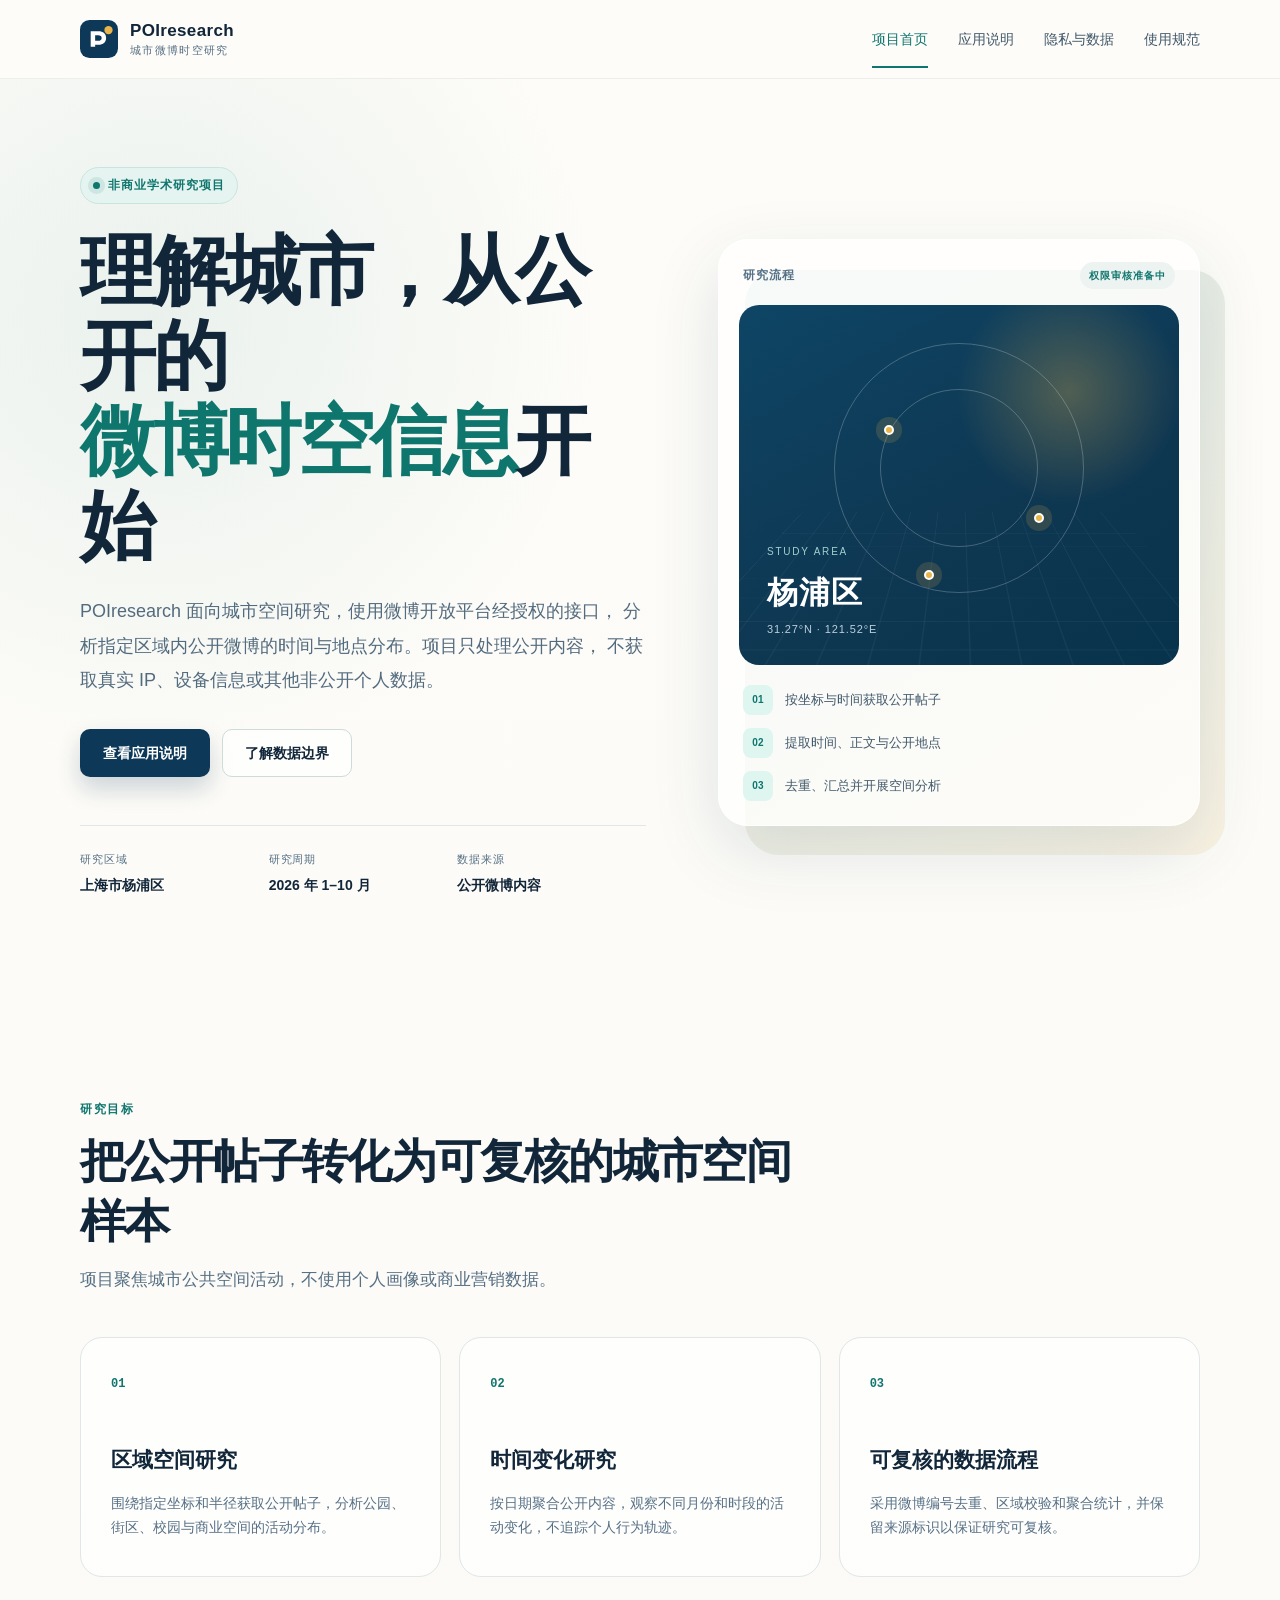
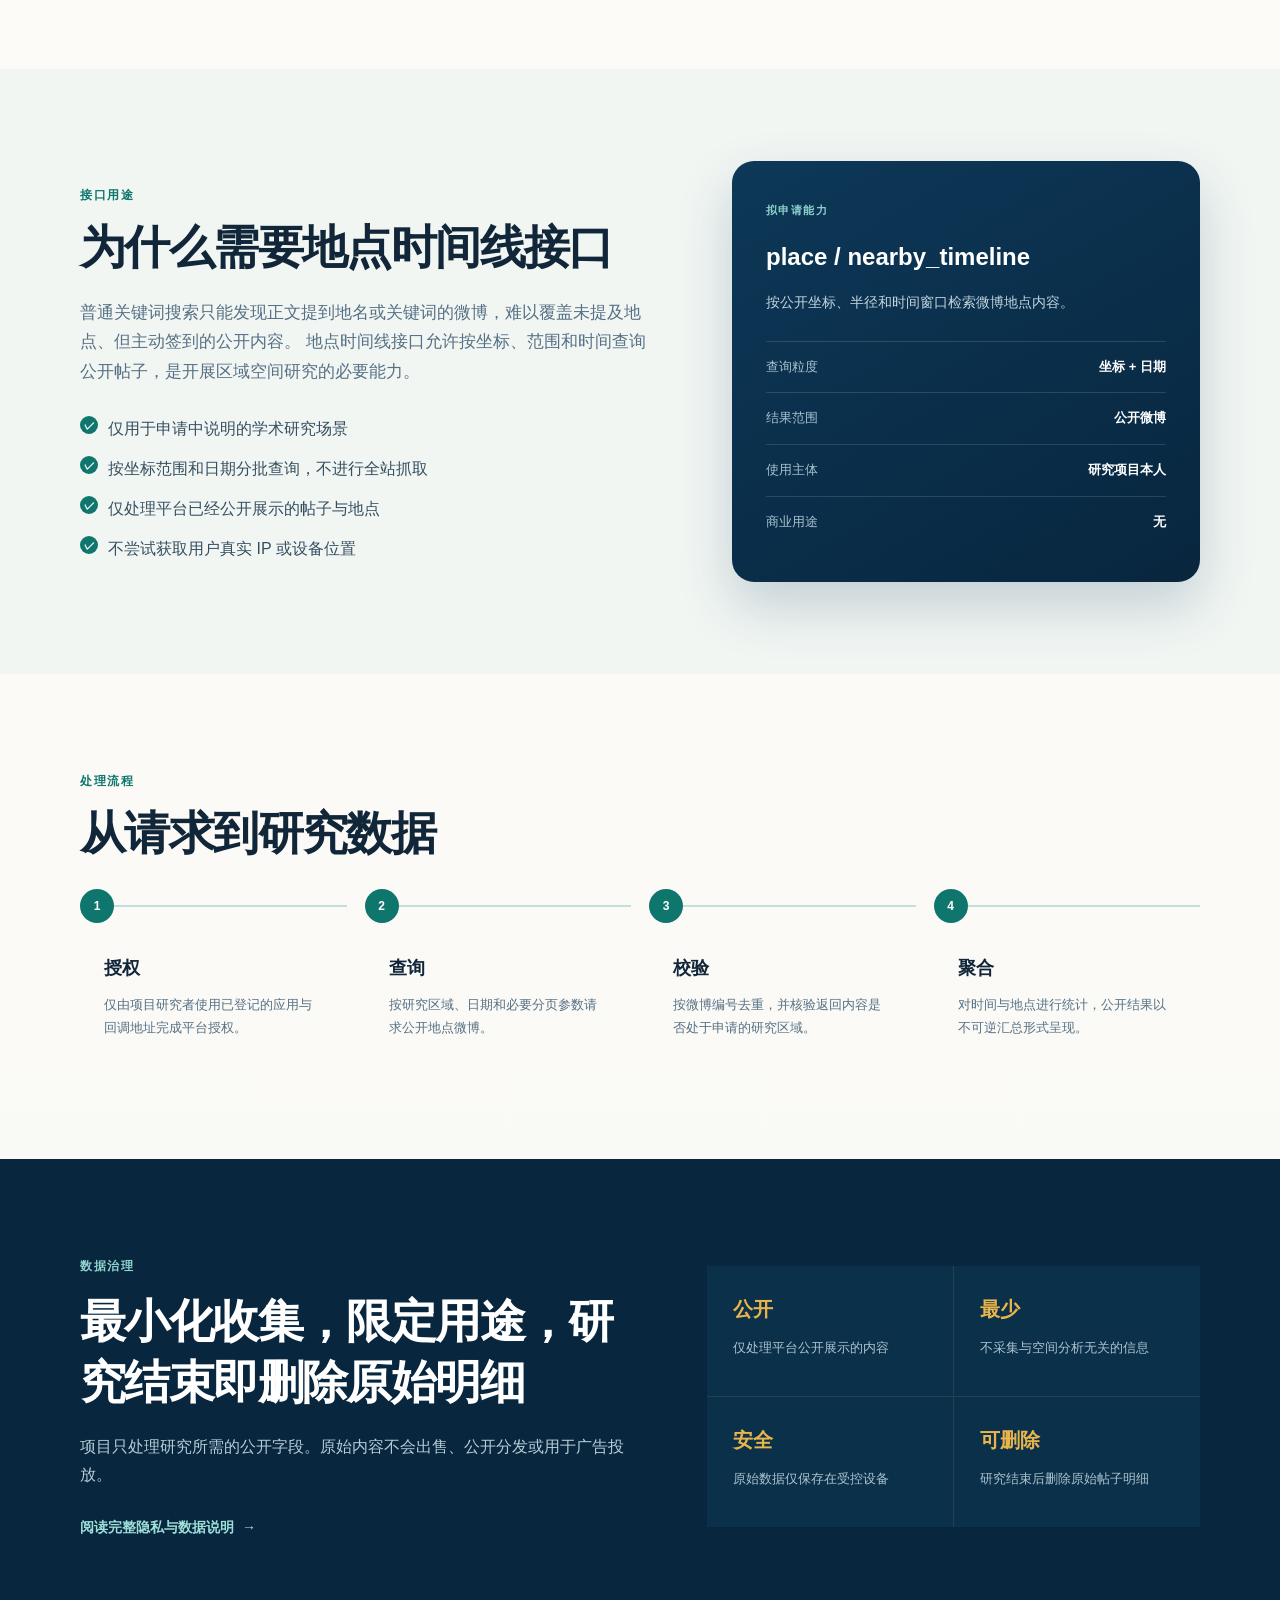
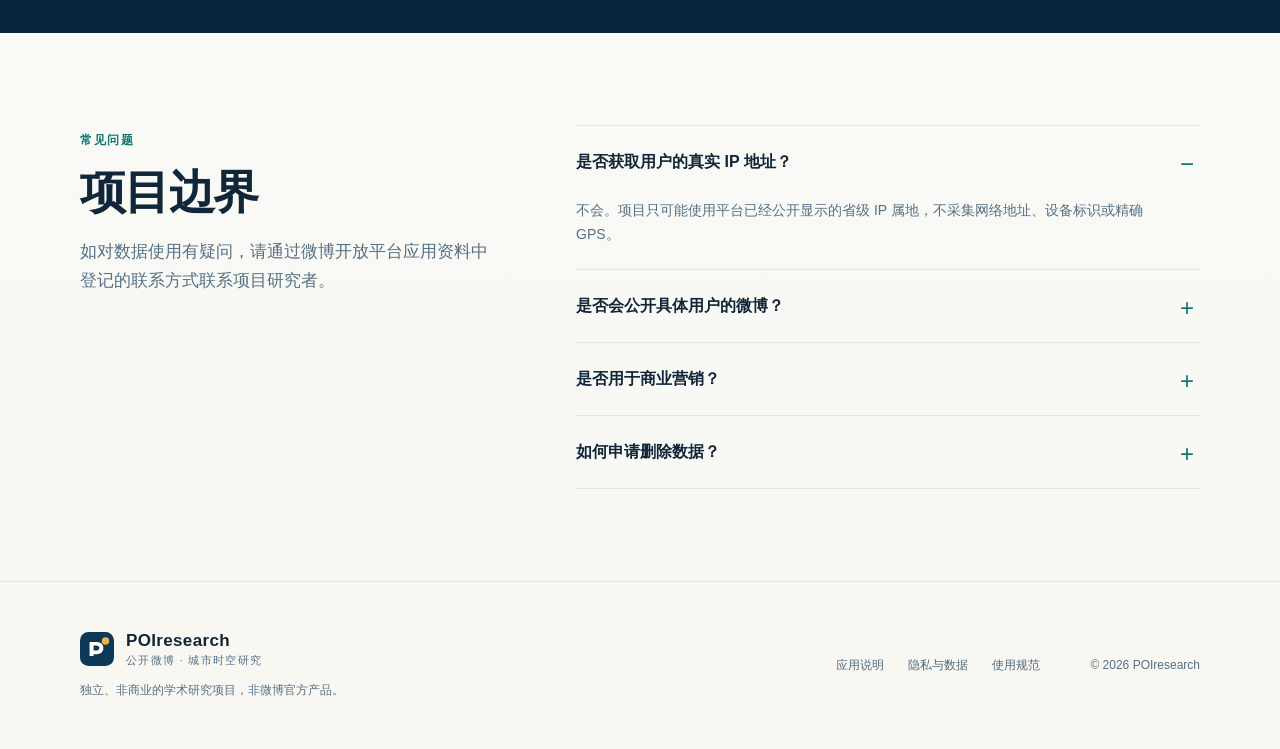
<file: index.html>
<!doctype html>
<html lang="zh-CN">
<head>
  <meta charset="utf-8">
  <meta name="viewport" content="width=device-width, initial-scale=1">
  <meta name="description" content="POIresearch 是一个面向城市研究的公开微博时空数据分析项目。">
  <meta http-equiv="Content-Security-Policy" content="default-src 'self'; style-src 'self'; script-src 'self'; img-src 'self' data:; connect-src 'none'; base-uri 'none'; form-action 'none'">
  <title>POIresearch｜城市微博时空研究</title>
  <link rel="icon" href="assets/favicon.svg" type="image/svg+xml">
  <link rel="stylesheet" href="assets/styles.css">
  <script src="assets/site.js" defer></script>
</head>
<body>
  <a class="skip-link" href="#main">跳到主要内容</a>
  <header class="site-header">
    <div class="container nav-wrap">
      <a class="brand" href="index.html" aria-label="POIresearch 首页">
        <img src="assets/favicon.svg" alt="" width="38" height="38">
        <span><strong>POIresearch</strong><small>城市微博时空研究</small></span>
      </a>
      <button class="nav-toggle" type="button" aria-expanded="false" aria-controls="site-nav">
        <span></span><span></span><span></span><span class="sr-only">打开导航</span>
      </button>
      <nav id="site-nav" class="site-nav" aria-label="主要导航">
        <a class="active" href="index.html">项目首页</a>
        <a href="docs.html">应用说明</a>
        <a href="privacy.html">隐私与数据</a>
        <a href="terms.html">使用规范</a>
      </nav>
    </div>
  </header>

  <main id="main">
    <section class="hero">
      <div class="container hero-grid">
        <div class="hero-copy">
          <span class="eyebrow"><span class="pulse"></span>非商业学术研究项目</span>
          <h1>理解城市，从公开的<br><em>微博时空信息</em>开始</h1>
          <p class="hero-lead">
            POIresearch 面向城市空间研究，使用微博开放平台经授权的接口，
            分析指定区域内公开微博的时间与地点分布。项目只处理公开内容，
            不获取真实 IP、设备信息或其他非公开个人数据。
          </p>
          <div class="actions">
            <a class="button primary" href="docs.html">查看应用说明</a>
            <a class="button secondary" href="privacy.html">了解数据边界</a>
          </div>
          <dl class="hero-facts">
            <div><dt>研究区域</dt><dd>上海市杨浦区</dd></div>
            <div><dt>研究周期</dt><dd>2026 年 1–10 月</dd></div>
            <div><dt>数据来源</dt><dd>公开微博内容</dd></div>
          </dl>
        </div>
        <div class="hero-panel" aria-label="研究处理流程概览">
          <div class="panel-top">
            <span>研究流程</span>
            <span class="status-chip">权限审核准备中</span>
          </div>
          <div class="map-orbit" aria-hidden="true">
            <span class="map-grid"></span>
            <span class="orbit orbit-a"></span>
            <span class="orbit orbit-b"></span>
            <span class="pin pin-a"></span>
            <span class="pin pin-b"></span>
            <span class="pin pin-c"></span>
            <div class="map-label">
              <small>STUDY AREA</small>
              <strong>杨浦区</strong>
              <span>31.27°N · 121.52°E</span>
            </div>
          </div>
          <ol class="mini-flow">
            <li><span>01</span>按坐标与时间获取公开帖子</li>
            <li><span>02</span>提取时间、正文与公开地点</li>
            <li><span>03</span>去重、汇总并开展空间分析</li>
          </ol>
        </div>
      </div>
    </section>

    <section class="section">
      <div class="container">
        <div class="section-heading">
          <span class="kicker">研究目标</span>
          <h2>把公开帖子转化为可复核的城市空间样本</h2>
          <p>项目聚焦城市公共空间活动，不使用个人画像或商业营销数据。</p>
        </div>
        <div class="cards three">
          <article class="card">
            <span class="card-number">01</span>
            <h3>区域空间研究</h3>
            <p>围绕指定坐标和半径获取公开帖子，分析公园、街区、校园与商业空间的活动分布。</p>
          </article>
          <article class="card">
            <span class="card-number">02</span>
            <h3>时间变化研究</h3>
            <p>按日期聚合公开内容，观察不同月份和时段的活动变化，不追踪个人行为轨迹。</p>
          </article>
          <article class="card">
            <span class="card-number">03</span>
            <h3>可复核的数据流程</h3>
            <p>采用微博编号去重、区域校验和聚合统计，并保留来源标识以保证研究可复核。</p>
          </article>
        </div>
      </div>
    </section>

    <section class="section tinted">
      <div class="container split">
        <div>
          <span class="kicker">接口用途</span>
          <h2>为什么需要地点时间线接口</h2>
          <p class="body-large">
            普通关键词搜索只能发现正文提到地名或关键词的微博，难以覆盖未提及地点、但主动签到的公开内容。
            地点时间线接口允许按坐标、范围和时间查询公开帖子，是开展区域空间研究的必要能力。
          </p>
          <ul class="check-list">
            <li>仅用于申请中说明的学术研究场景</li>
            <li>按坐标范围和日期分批查询，不进行全站抓取</li>
            <li>仅处理平台已经公开展示的帖子与地点</li>
            <li>不尝试获取用户真实 IP 或设备位置</li>
          </ul>
        </div>
        <aside class="scope-card">
          <span class="scope-label">拟申请能力</span>
          <h3>place / nearby_timeline</h3>
          <p>按公开坐标、半径和时间窗口检索微博地点内容。</p>
          <div class="scope-row"><span>查询粒度</span><strong>坐标 + 日期</strong></div>
          <div class="scope-row"><span>结果范围</span><strong>公开微博</strong></div>
          <div class="scope-row"><span>使用主体</span><strong>研究项目本人</strong></div>
          <div class="scope-row"><span>商业用途</span><strong>无</strong></div>
        </aside>
      </div>
    </section>

    <section class="section">
      <div class="container">
        <div class="section-heading">
          <span class="kicker">处理流程</span>
          <h2>从请求到研究数据</h2>
        </div>
        <ol class="process">
          <li><span>1</span><div><h3>授权</h3><p>仅由项目研究者使用已登记的应用与回调地址完成平台授权。</p></div></li>
          <li><span>2</span><div><h3>查询</h3><p>按研究区域、日期和必要分页参数请求公开地点微博。</p></div></li>
          <li><span>3</span><div><h3>校验</h3><p>按微博编号去重，并核验返回内容是否处于申请的研究区域。</p></div></li>
          <li><span>4</span><div><h3>聚合</h3><p>对时间与地点进行统计，公开结果以不可逆汇总形式呈现。</p></div></li>
        </ol>
      </div>
    </section>

    <section class="section governance">
      <div class="container governance-grid">
        <div>
          <span class="kicker light">数据治理</span>
          <h2>最小化收集，限定用途，研究结束即删除原始明细</h2>
          <p>项目只处理研究所需的公开字段。原始内容不会出售、公开分发或用于广告投放。</p>
          <a class="text-link light" href="privacy.html">阅读完整隐私与数据说明 <span>→</span></a>
        </div>
        <div class="governance-list">
          <div><strong>公开</strong><span>仅处理平台公开展示的内容</span></div>
          <div><strong>最少</strong><span>不采集与空间分析无关的信息</span></div>
          <div><strong>安全</strong><span>原始数据仅保存在受控设备</span></div>
          <div><strong>可删除</strong><span>研究结束后删除原始帖子明细</span></div>
        </div>
      </div>
    </section>

    <section class="section">
      <div class="container faq-grid">
        <div class="section-heading compact">
          <span class="kicker">常见问题</span>
          <h2>项目边界</h2>
          <p>如对数据使用有疑问，请通过微博开放平台应用资料中登记的联系方式联系项目研究者。</p>
        </div>
        <div class="accordion">
          <details open>
            <summary>是否获取用户的真实 IP 地址？</summary>
            <p>不会。项目只可能使用平台已经公开显示的省级 IP 属地，不采集网络地址、设备标识或精确 GPS。</p>
          </details>
          <details>
            <summary>是否会公开具体用户的微博？</summary>
            <p>不会。研究结果以区域、时间和主题的汇总统计为主，不公开个人主页或可重新识别的个案信息。</p>
          </details>
          <details>
            <summary>是否用于商业营销？</summary>
            <p>不会。项目不提供商业服务，不进行广告投放，不出售或交换任何数据。</p>
          </details>
          <details>
            <summary>如何申请删除数据？</summary>
            <p>数据主体可通过开放平台应用资料中的联系方式提出申请。核验后，项目会删除相关原始记录及其衍生明细。</p>
          </details>
        </div>
      </div>
    </section>
  </main>

  <footer class="site-footer">
    <div class="container footer-grid">
      <div>
        <a class="brand footer-brand" href="index.html">
          <img src="assets/favicon.svg" alt="" width="34" height="34">
          <span><strong>POIresearch</strong><small>公开微博 · 城市时空研究</small></span>
        </a>
        <p>独立、非商业的学术研究项目，非微博官方产品。</p>
      </div>
      <div class="footer-links">
        <a href="docs.html">应用说明</a>
        <a href="privacy.html">隐私与数据</a>
        <a href="terms.html">使用规范</a>
      </div>
      <p class="copyright">© <span data-year>2026</span> POIresearch</p>
    </div>
  </footer>
</body>
</html>
</file>
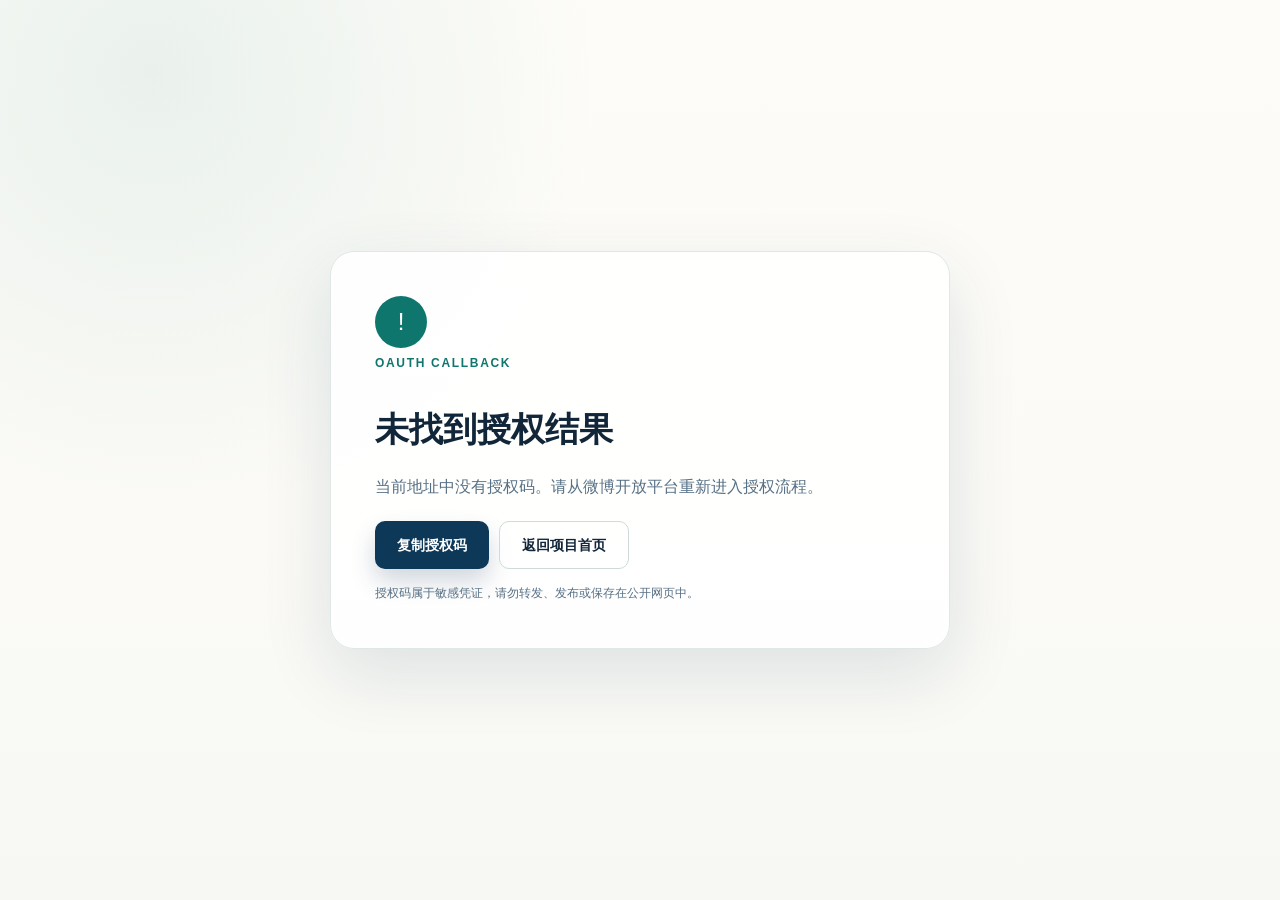
<file: callback/index.html>
<!doctype html>
<html lang="zh-CN">
<head>
  <meta charset="utf-8">
  <meta name="viewport" content="width=device-width, initial-scale=1">
  <meta name="robots" content="noindex,nofollow">
  <meta name="description" content="POIresearch 的微博开放平台授权回调页。">
  <meta http-equiv="Content-Security-Policy" content="default-src 'self'; style-src 'self'; script-src 'self'; img-src 'self' data:; connect-src 'none'; base-uri 'none'; form-action 'none'">
  <title>授权回调｜POIresearch</title>
  <link rel="icon" href="../assets/favicon.svg" type="image/svg+xml">
  <link rel="stylesheet" href="../assets/styles.css">
  <script src="../assets/callback.js" defer></script>
</head>
<body>
  <main class="callback-page">
    <section class="callback-card">
      <div class="callback-icon" id="callback-icon" aria-hidden="true">…</div>
      <span class="kicker">OAUTH CALLBACK</span>
      <h1 id="callback-title">正在读取授权结果</h1>
      <p id="callback-message">请稍候，本页面只在本机浏览器中检查微博开放平台返回的授权状态。</p>
      <div class="callback-result" id="callback-result" hidden>
        <strong>授权码</strong>
        <code id="callback-code"></code>
      </div>
      <div class="callback-actions">
        <button class="button primary" id="copy-button" type="button" hidden>复制授权码</button>
        <a class="button secondary" href="../index.html">返回项目首页</a>
      </div>
      <p class="callback-note" id="callback-status">授权码属于敏感凭证，请勿转发、发布或保存在公开网页中。</p>
    </section>
  </main>
</body>
</html>
</file>
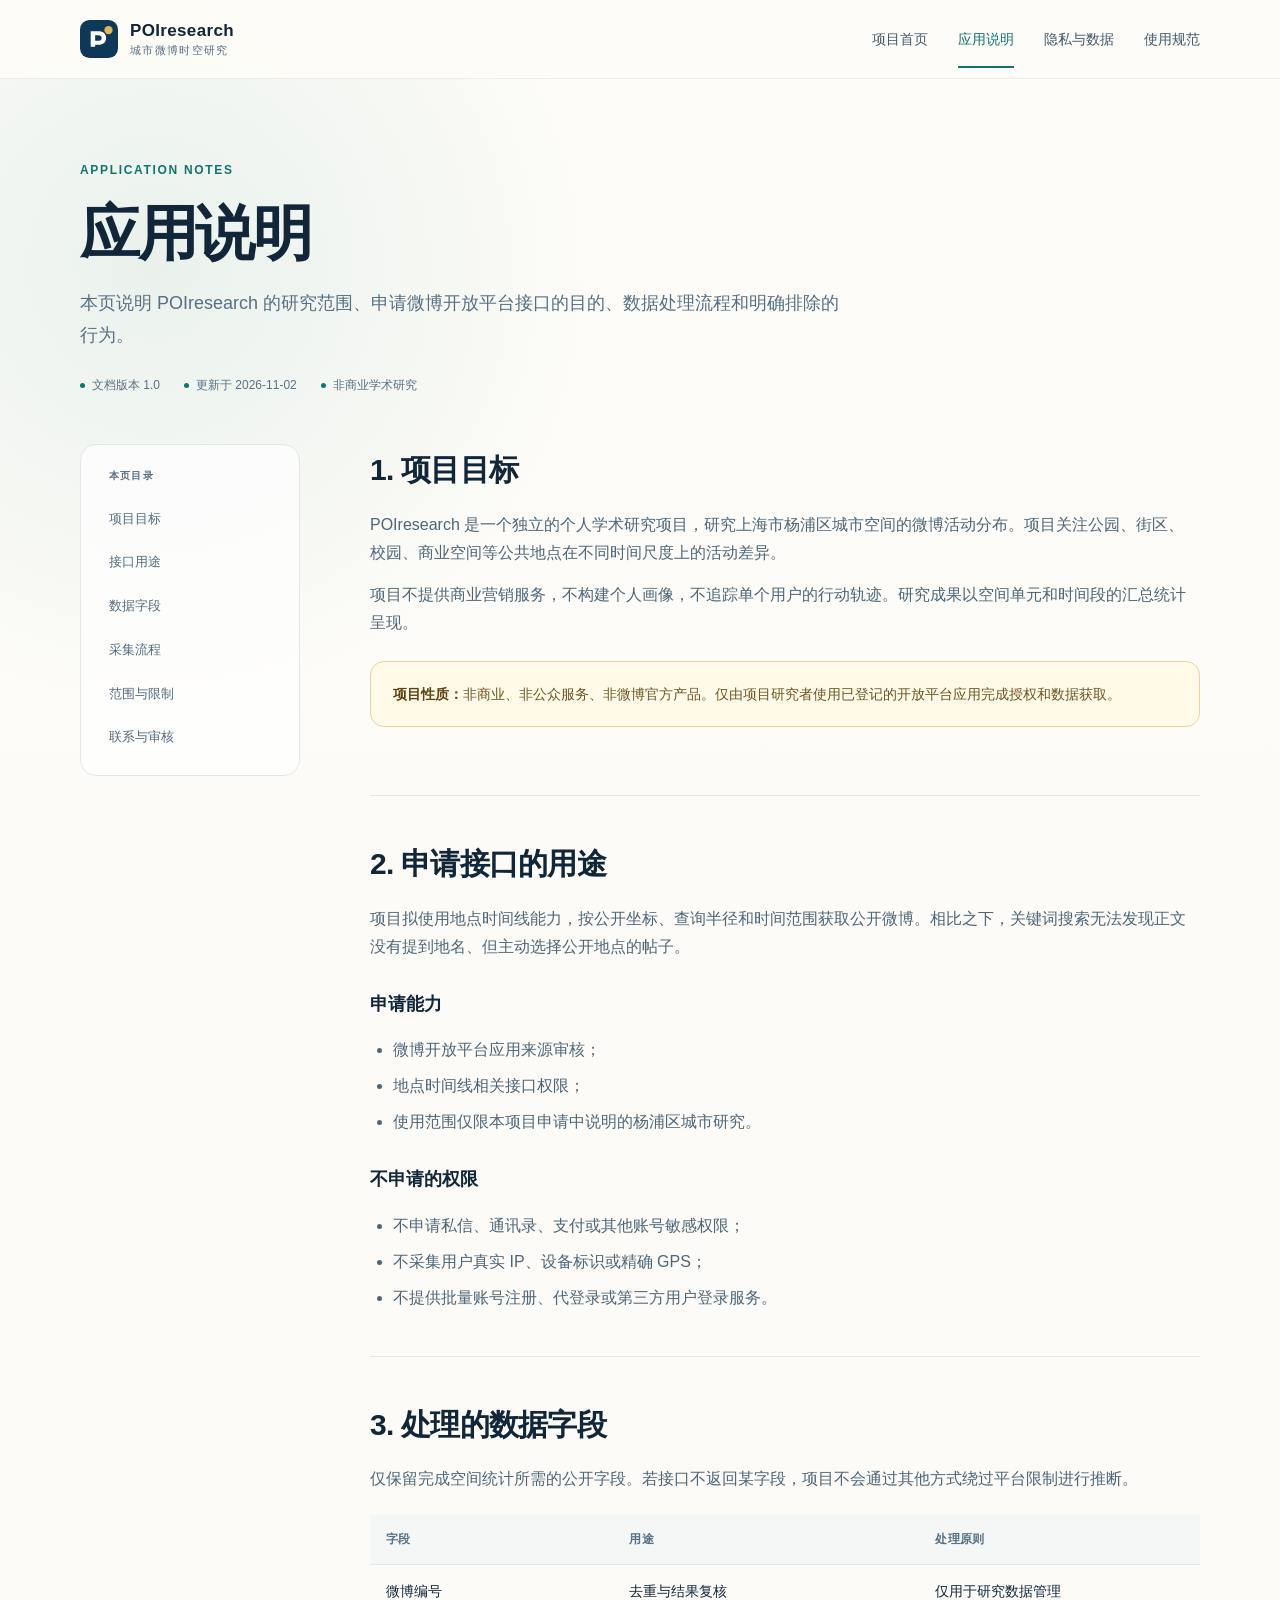
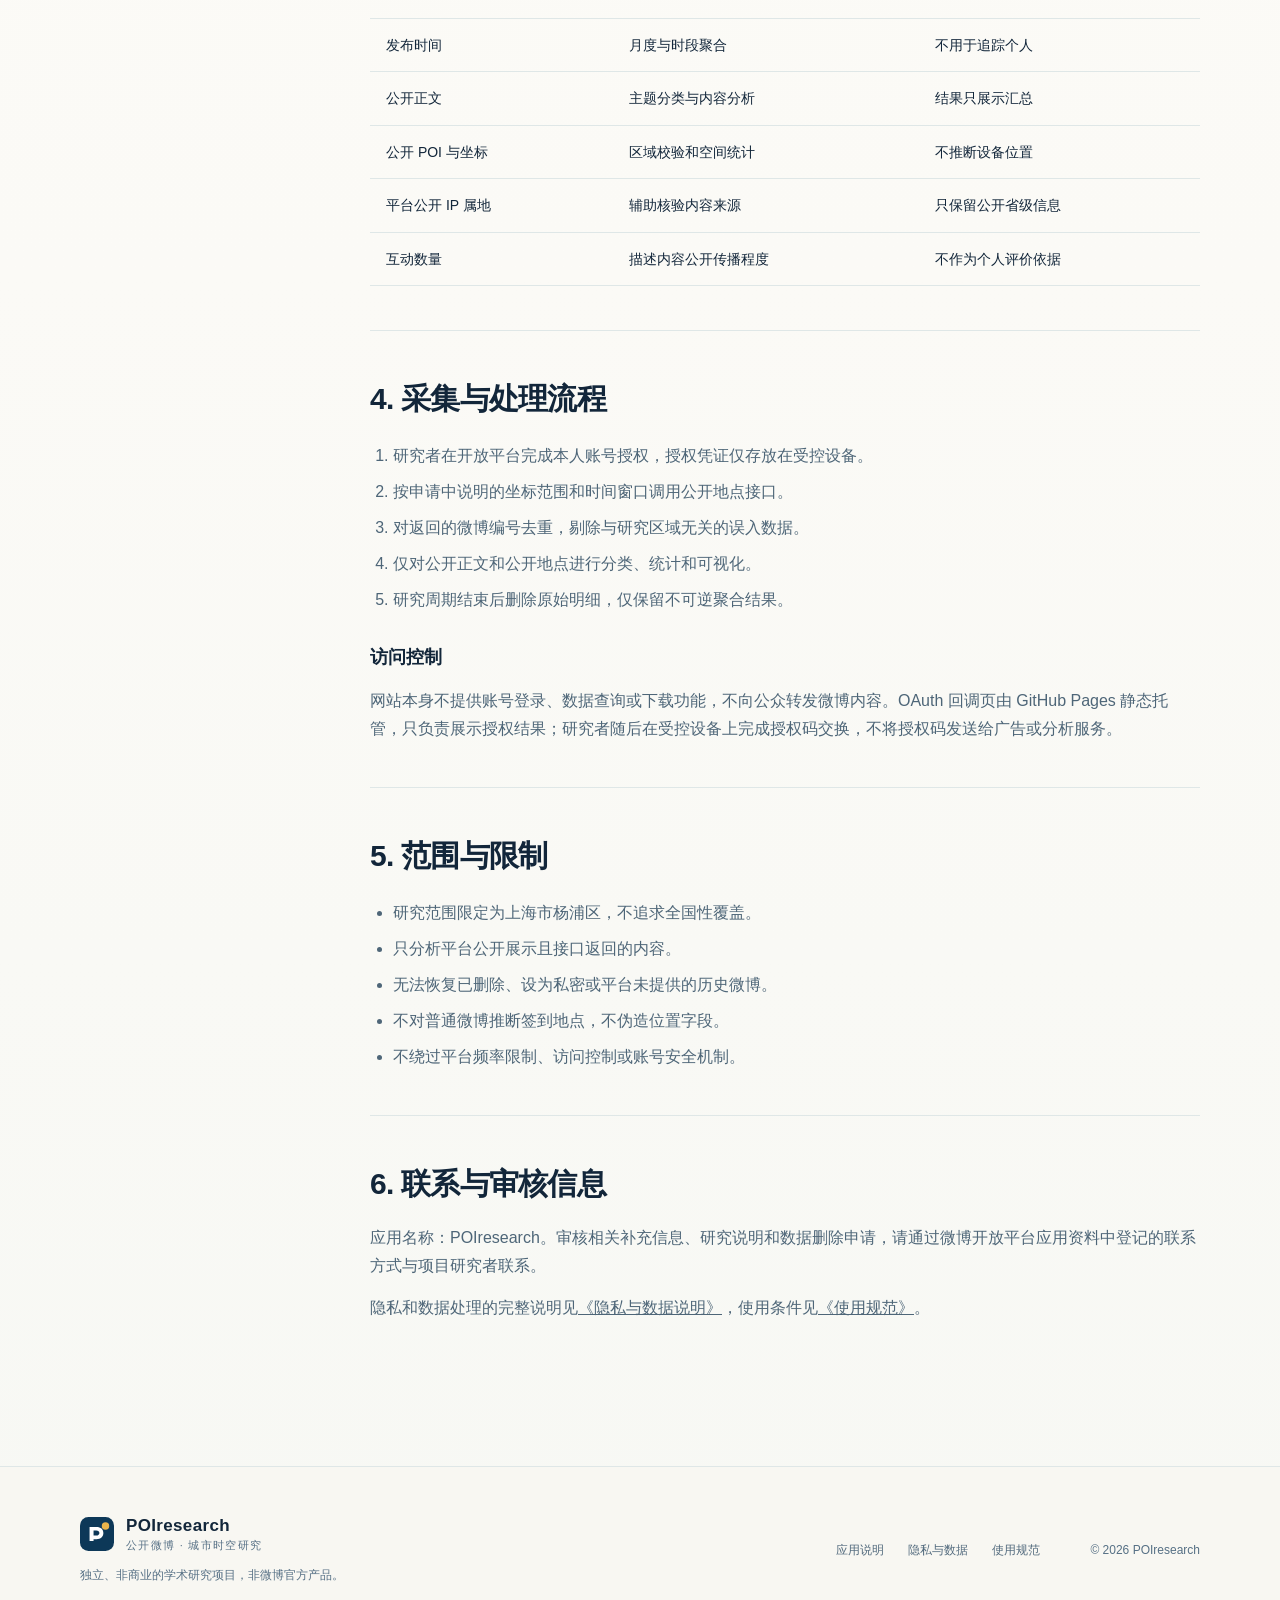
<file: docs.html>
<!doctype html>
<html lang="zh-CN">
<head>
  <meta charset="utf-8">
  <meta name="viewport" content="width=device-width, initial-scale=1">
  <meta name="description" content="POIresearch 的应用用途、数据流程和接口使用说明。">
  <meta http-equiv="Content-Security-Policy" content="default-src 'self'; style-src 'self'; script-src 'self'; img-src 'self' data:; connect-src 'none'; base-uri 'none'; form-action 'none'">
  <title>应用说明｜POIresearch</title>
  <link rel="icon" href="assets/favicon.svg" type="image/svg+xml">
  <link rel="stylesheet" href="assets/styles.css">
  <script src="assets/site.js" defer></script>
</head>
<body>
  <a class="skip-link" href="#main">跳到主要内容</a>
  <header class="site-header">
    <div class="container nav-wrap">
      <a class="brand" href="index.html"><img src="assets/favicon.svg" alt="" width="38" height="38"><span><strong>POIresearch</strong><small>城市微博时空研究</small></span></a>
      <button class="nav-toggle" type="button" aria-expanded="false" aria-controls="site-nav"><span></span><span></span><span></span><span class="sr-only">打开导航</span></button>
      <nav id="site-nav" class="site-nav" aria-label="主要导航">
        <a href="index.html">项目首页</a><a class="active" href="docs.html">应用说明</a><a href="privacy.html">隐私与数据</a><a href="terms.html">使用规范</a>
      </nav>
    </div>
  </header>
  <main id="main">
    <section class="page-hero">
      <div class="container">
        <span class="kicker">APPLICATION NOTES</span>
        <h1>应用说明</h1>
        <p>本页说明 POIresearch 的研究范围、申请微博开放平台接口的目的、数据处理流程和明确排除的行为。</p>
        <div class="meta-line"><span>文档版本 1.0</span><span>更新于 2026-11-02</span><span>非商业学术研究</span></div>
      </div>
    </section>
    <div class="container document-layout">
      <aside class="document-nav">
        <strong>本页目录</strong>
        <a href="#purpose">项目目标</a>
        <a href="#interface">接口用途</a>
        <a href="#fields">数据字段</a>
        <a href="#workflow">采集流程</a>
        <a href="#limits">范围与限制</a>
        <a href="#contact">联系与审核</a>
      </aside>
      <article class="document">
        <section id="purpose">
          <h2>1. 项目目标</h2>
          <p>POIresearch 是一个独立的个人学术研究项目，研究上海市杨浦区城市空间的微博活动分布。项目关注公园、街区、校园、商业空间等公共地点在不同时间尺度上的活动差异。</p>
          <p>项目不提供商业营销服务，不构建个人画像，不追踪单个用户的行动轨迹。研究成果以空间单元和时间段的汇总统计呈现。</p>
          <div class="notice"><strong>项目性质：</strong>非商业、非公众服务、非微博官方产品。仅由项目研究者使用已登记的开放平台应用完成授权和数据获取。</div>
        </section>
        <section id="interface">
          <h2>2. 申请接口的用途</h2>
          <p>项目拟使用地点时间线能力，按公开坐标、查询半径和时间范围获取公开微博。相比之下，关键词搜索无法发现正文没有提到地名、但主动选择公开地点的帖子。</p>
          <h3>申请能力</h3>
          <ul>
            <li>微博开放平台应用来源审核；</li>
            <li>地点时间线相关接口权限；</li>
            <li>使用范围仅限本项目申请中说明的杨浦区城市研究。</li>
          </ul>
          <h3>不申请的权限</h3>
          <ul>
            <li>不申请私信、通讯录、支付或其他账号敏感权限；</li>
            <li>不采集用户真实 IP、设备标识或精确 GPS；</li>
            <li>不提供批量账号注册、代登录或第三方用户登录服务。</li>
          </ul>
        </section>
        <section id="fields">
          <h2>3. 处理的数据字段</h2>
          <p>仅保留完成空间统计所需的公开字段。若接口不返回某字段，项目不会通过其他方式绕过平台限制进行推断。</p>
          <table class="data-table">
            <thead><tr><th>字段</th><th>用途</th><th>处理原则</th></tr></thead>
            <tbody>
              <tr><td>微博编号</td><td>去重与结果复核</td><td>仅用于研究数据管理</td></tr>
              <tr><td>发布时间</td><td>月度与时段聚合</td><td>不用于追踪个人</td></tr>
              <tr><td>公开正文</td><td>主题分类与内容分析</td><td>结果只展示汇总</td></tr>
              <tr><td>公开 POI 与坐标</td><td>区域校验和空间统计</td><td>不推断设备位置</td></tr>
              <tr><td>平台公开 IP 属地</td><td>辅助核验内容来源</td><td>只保留公开省级信息</td></tr>
              <tr><td>互动数量</td><td>描述内容公开传播程度</td><td>不作为个人评价依据</td></tr>
            </tbody>
          </table>
        </section>
        <section id="workflow">
          <h2>4. 采集与处理流程</h2>
          <ol>
            <li>研究者在开放平台完成本人账号授权，授权凭证仅存放在受控设备。</li>
            <li>按申请中说明的坐标范围和时间窗口调用公开地点接口。</li>
            <li>对返回的微博编号去重，剔除与研究区域无关的误入数据。</li>
            <li>仅对公开正文和公开地点进行分类、统计和可视化。</li>
            <li>研究周期结束后删除原始明细，仅保留不可逆聚合结果。</li>
          </ol>
          <h3>访问控制</h3>
          <p>网站本身不提供账号登录、数据查询或下载功能，不向公众转发微博内容。OAuth 回调页由 GitHub Pages 静态托管，只负责展示授权结果；研究者随后在受控设备上完成授权码交换，不将授权码发送给广告或分析服务。</p>
        </section>
        <section id="limits">
          <h2>5. 范围与限制</h2>
          <ul>
            <li>研究范围限定为上海市杨浦区，不追求全国性覆盖。</li>
            <li>只分析平台公开展示且接口返回的内容。</li>
            <li>无法恢复已删除、设为私密或平台未提供的历史微博。</li>
            <li>不对普通微博推断签到地点，不伪造位置字段。</li>
            <li>不绕过平台频率限制、访问控制或账号安全机制。</li>
          </ul>
        </section>
        <section id="contact">
          <h2>6. 联系与审核信息</h2>
          <p>应用名称：POIresearch。审核相关补充信息、研究说明和数据删除申请，请通过微博开放平台应用资料中登记的联系方式与项目研究者联系。</p>
          <p>隐私和数据处理的完整说明见<a href="privacy.html">《隐私与数据说明》</a>，使用条件见<a href="terms.html">《使用规范》</a>。</p>
        </section>
      </article>
    </div>
  </main>
  <footer class="site-footer"><div class="container footer-grid"><div><a class="brand footer-brand" href="index.html"><img src="assets/favicon.svg" alt="" width="34" height="34"><span><strong>POIresearch</strong><small>公开微博 · 城市时空研究</small></span></a><p>独立、非商业的学术研究项目，非微博官方产品。</p></div><div class="footer-links"><a href="docs.html">应用说明</a><a href="privacy.html">隐私与数据</a><a href="terms.html">使用规范</a></div><p class="copyright">© <span data-year>2026</span> POIresearch</p></div></footer>
</body>
</html>
</file>
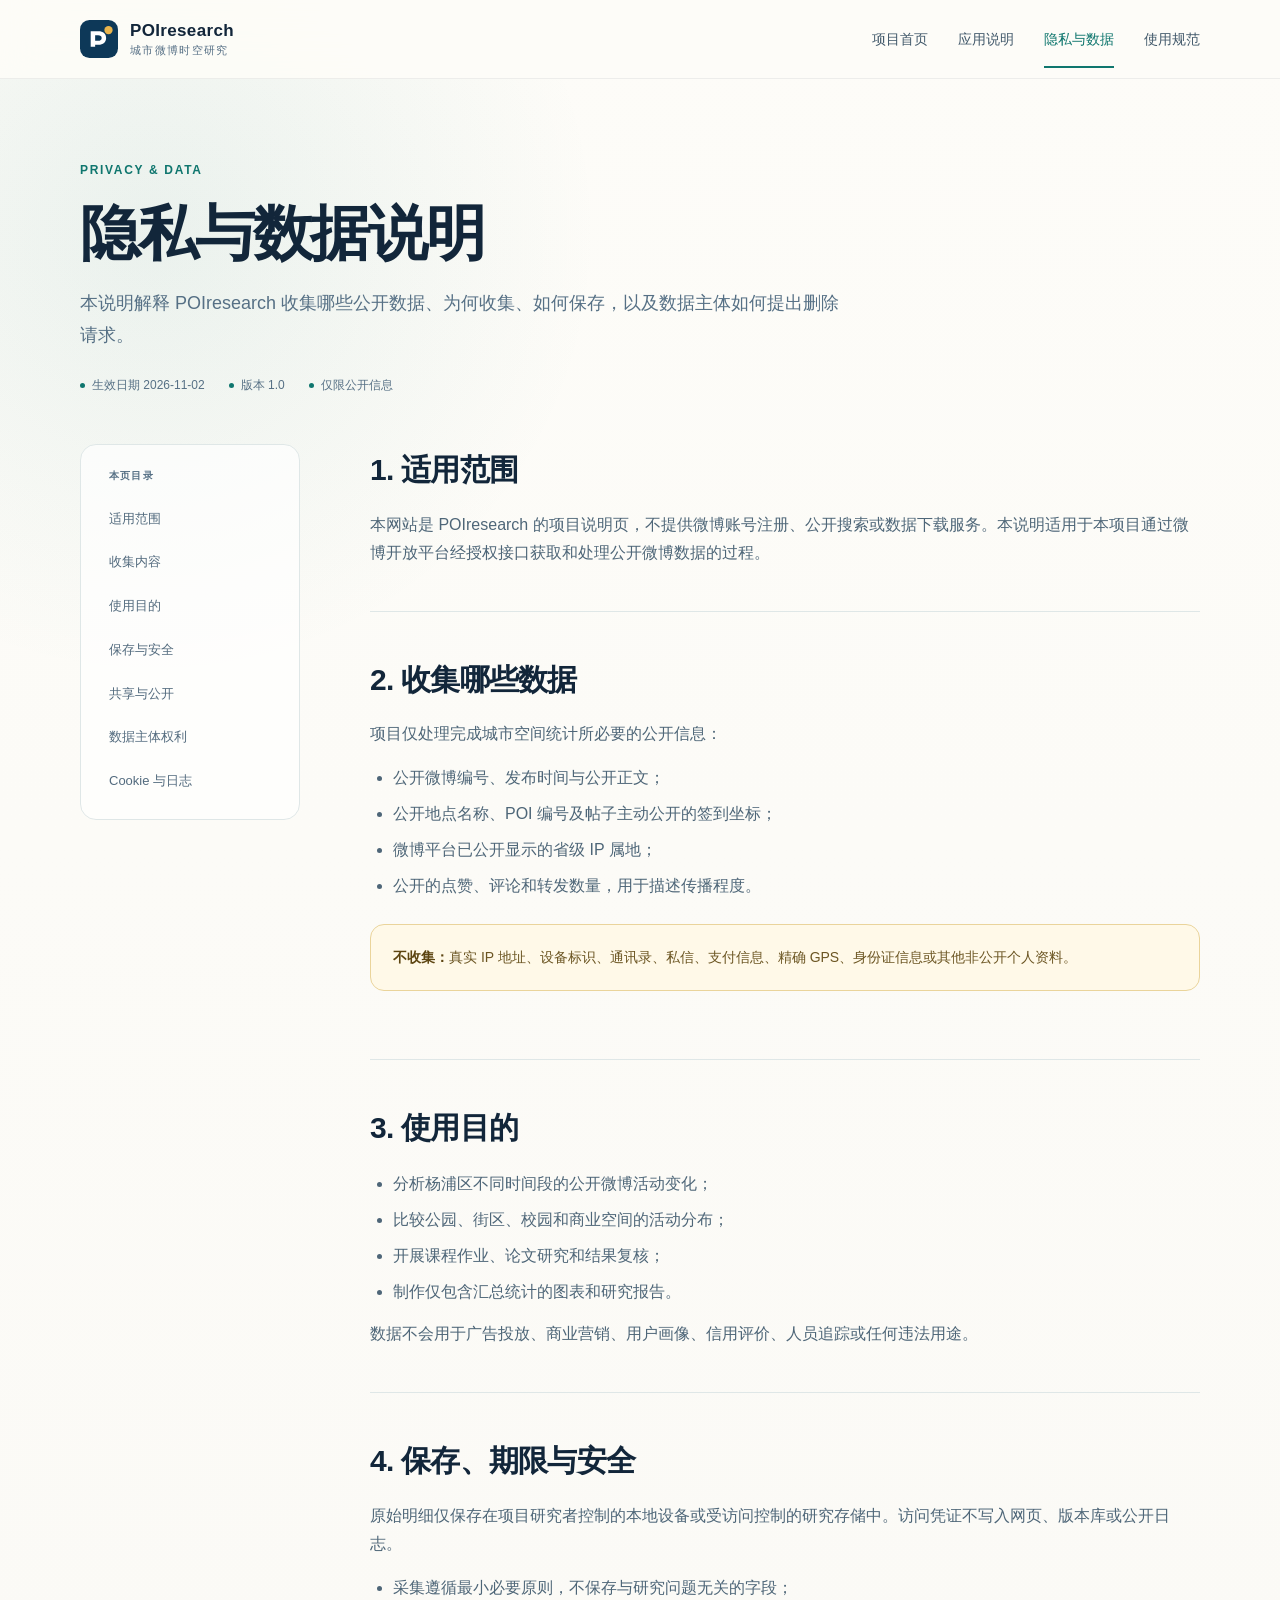
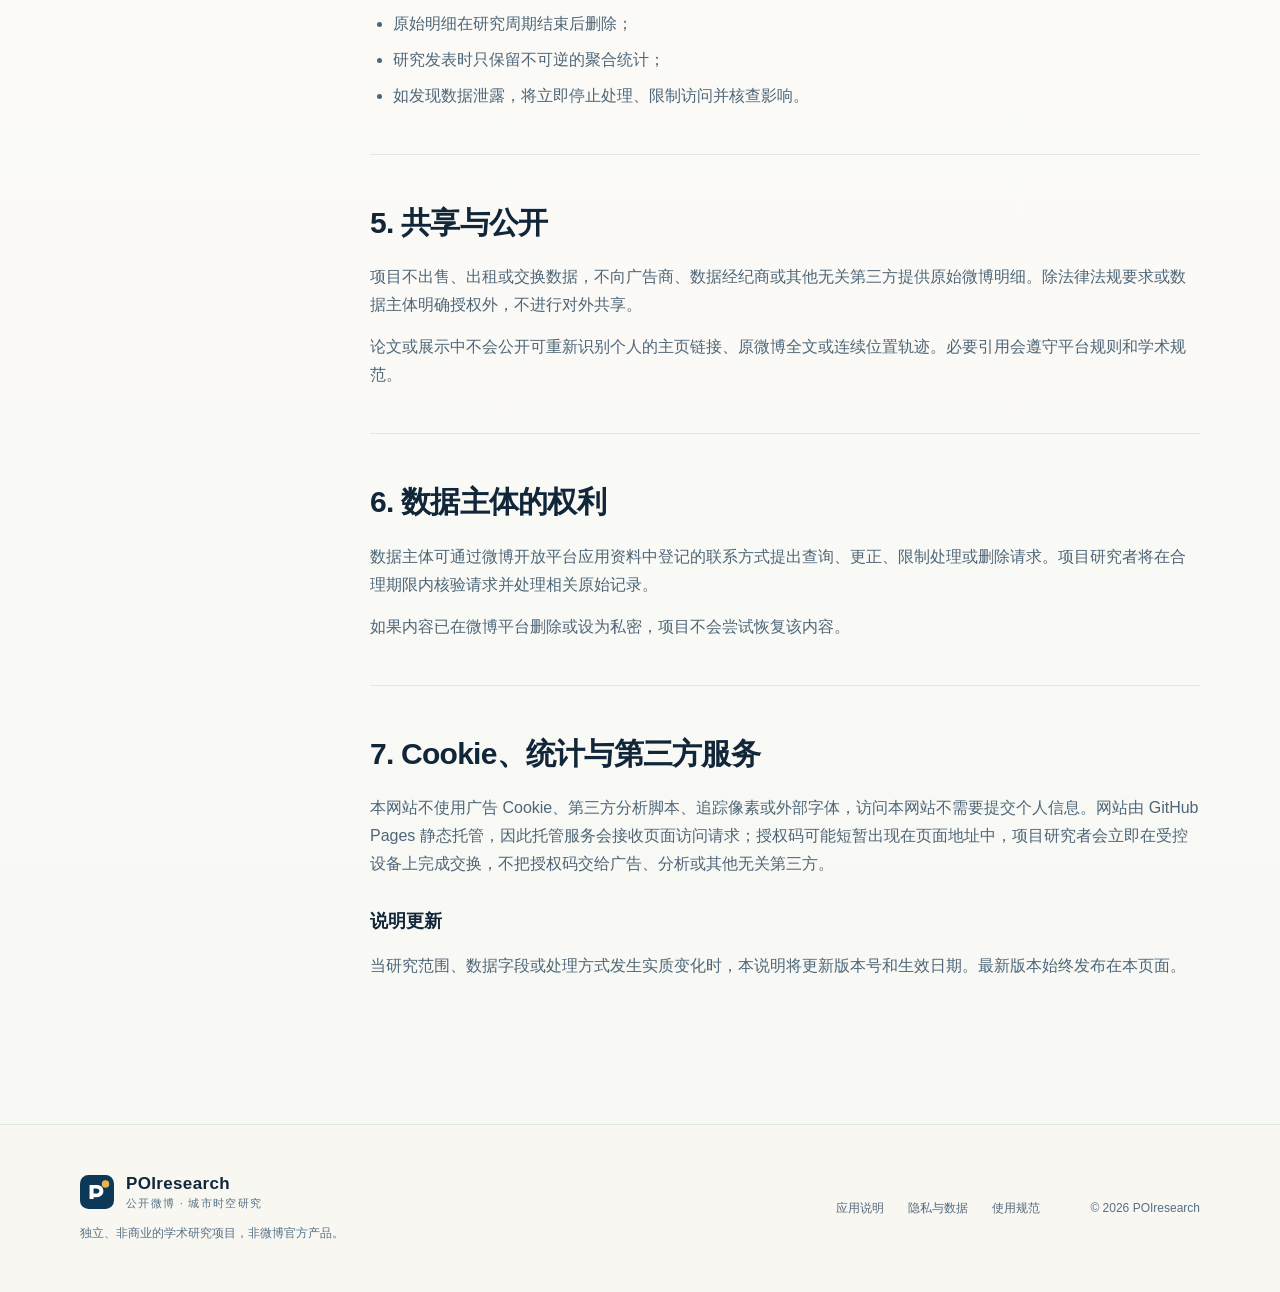
<file: privacy.html>
<!doctype html>
<html lang="zh-CN">
<head>
  <meta charset="utf-8">
  <meta name="viewport" content="width=device-width, initial-scale=1">
  <meta name="description" content="POIresearch 的隐私与数据说明。">
  <meta http-equiv="Content-Security-Policy" content="default-src 'self'; style-src 'self'; script-src 'self'; img-src 'self' data:; connect-src 'none'; base-uri 'none'; form-action 'none'">
  <title>隐私与数据｜POIresearch</title>
  <link rel="icon" href="assets/favicon.svg" type="image/svg+xml">
  <link rel="stylesheet" href="assets/styles.css">
  <script src="assets/site.js" defer></script>
</head>
<body>
  <a class="skip-link" href="#main">跳到主要内容</a>
  <header class="site-header">
    <div class="container nav-wrap">
      <a class="brand" href="index.html"><img src="assets/favicon.svg" alt="" width="38" height="38"><span><strong>POIresearch</strong><small>城市微博时空研究</small></span></a>
      <button class="nav-toggle" type="button" aria-expanded="false" aria-controls="site-nav"><span></span><span></span><span></span><span class="sr-only">打开导航</span></button>
      <nav id="site-nav" class="site-nav" aria-label="主要导航"><a href="index.html">项目首页</a><a href="docs.html">应用说明</a><a class="active" href="privacy.html">隐私与数据</a><a href="terms.html">使用规范</a></nav>
    </div>
  </header>
  <main id="main">
    <section class="page-hero">
      <div class="container">
        <span class="kicker">PRIVACY &amp; DATA</span>
        <h1>隐私与数据说明</h1>
        <p>本说明解释 POIresearch 收集哪些公开数据、为何收集、如何保存，以及数据主体如何提出删除请求。</p>
        <div class="meta-line"><span>生效日期 2026-11-02</span><span>版本 1.0</span><span>仅限公开信息</span></div>
      </div>
    </section>
    <div class="container document-layout">
      <aside class="document-nav">
        <strong>本页目录</strong>
        <a href="#scope">适用范围</a>
        <a href="#collect">收集内容</a>
        <a href="#purpose">使用目的</a>
        <a href="#storage">保存与安全</a>
        <a href="#sharing">共享与公开</a>
        <a href="#rights">数据主体权利</a>
        <a href="#cookies">Cookie 与日志</a>
      </aside>
      <article class="document">
        <section id="scope">
          <h2>1. 适用范围</h2>
          <p>本网站是 POIresearch 的项目说明页，不提供微博账号注册、公开搜索或数据下载服务。本说明适用于本项目通过微博开放平台经授权接口获取和处理公开微博数据的过程。</p>
        </section>
        <section id="collect">
          <h2>2. 收集哪些数据</h2>
          <p>项目仅处理完成城市空间统计所必要的公开信息：</p>
          <ul>
            <li>公开微博编号、发布时间与公开正文；</li>
            <li>公开地点名称、POI 编号及帖子主动公开的签到坐标；</li>
            <li>微博平台已公开显示的省级 IP 属地；</li>
            <li>公开的点赞、评论和转发数量，用于描述传播程度。</li>
          </ul>
          <div class="notice"><strong>不收集：</strong>真实 IP 地址、设备标识、通讯录、私信、支付信息、精确 GPS、身份证信息或其他非公开个人资料。</div>
        </section>
        <section id="purpose">
          <h2>3. 使用目的</h2>
          <ul>
            <li>分析杨浦区不同时间段的公开微博活动变化；</li>
            <li>比较公园、街区、校园和商业空间的活动分布；</li>
            <li>开展课程作业、论文研究和结果复核；</li>
            <li>制作仅包含汇总统计的图表和研究报告。</li>
          </ul>
          <p>数据不会用于广告投放、商业营销、用户画像、信用评价、人员追踪或任何违法用途。</p>
        </section>
        <section id="storage">
          <h2>4. 保存、期限与安全</h2>
          <p>原始明细仅保存在项目研究者控制的本地设备或受访问控制的研究存储中。访问凭证不写入网页、版本库或公开日志。</p>
          <ul>
            <li>采集遵循最小必要原则，不保存与研究问题无关的字段；</li>
            <li>原始明细在研究周期结束后删除；</li>
            <li>研究发表时只保留不可逆的聚合统计；</li>
            <li>如发现数据泄露，将立即停止处理、限制访问并核查影响。</li>
          </ul>
        </section>
        <section id="sharing">
          <h2>5. 共享与公开</h2>
          <p>项目不出售、出租或交换数据，不向广告商、数据经纪商或其他无关第三方提供原始微博明细。除法律法规要求或数据主体明确授权外，不进行对外共享。</p>
          <p>论文或展示中不会公开可重新识别个人的主页链接、原微博全文或连续位置轨迹。必要引用会遵守平台规则和学术规范。</p>
        </section>
        <section id="rights">
          <h2>6. 数据主体的权利</h2>
          <p>数据主体可通过微博开放平台应用资料中登记的联系方式提出查询、更正、限制处理或删除请求。项目研究者将在合理期限内核验请求并处理相关原始记录。</p>
          <p>如果内容已在微博平台删除或设为私密，项目不会尝试恢复该内容。</p>
        </section>
        <section id="cookies">
          <h2>7. Cookie、统计与第三方服务</h2>
          <p>本网站不使用广告 Cookie、第三方分析脚本、追踪像素或外部字体，访问本网站不需要提交个人信息。网站由 GitHub Pages 静态托管，因此托管服务会接收页面访问请求；授权码可能短暂出现在页面地址中，项目研究者会立即在受控设备上完成交换，不把授权码交给广告、分析或其他无关第三方。</p>
          <h3>说明更新</h3>
          <p>当研究范围、数据字段或处理方式发生实质变化时，本说明将更新版本号和生效日期。最新版本始终发布在本页面。</p>
        </section>
      </article>
    </div>
  </main>
  <footer class="site-footer"><div class="container footer-grid"><div><a class="brand footer-brand" href="index.html"><img src="assets/favicon.svg" alt="" width="34" height="34"><span><strong>POIresearch</strong><small>公开微博 · 城市时空研究</small></span></a><p>独立、非商业的学术研究项目，非微博官方产品。</p></div><div class="footer-links"><a href="docs.html">应用说明</a><a href="privacy.html">隐私与数据</a><a href="terms.html">使用规范</a></div><p class="copyright">© <span data-year>2026</span> POIresearch</p></div></footer>
</body>
</html>
</file>
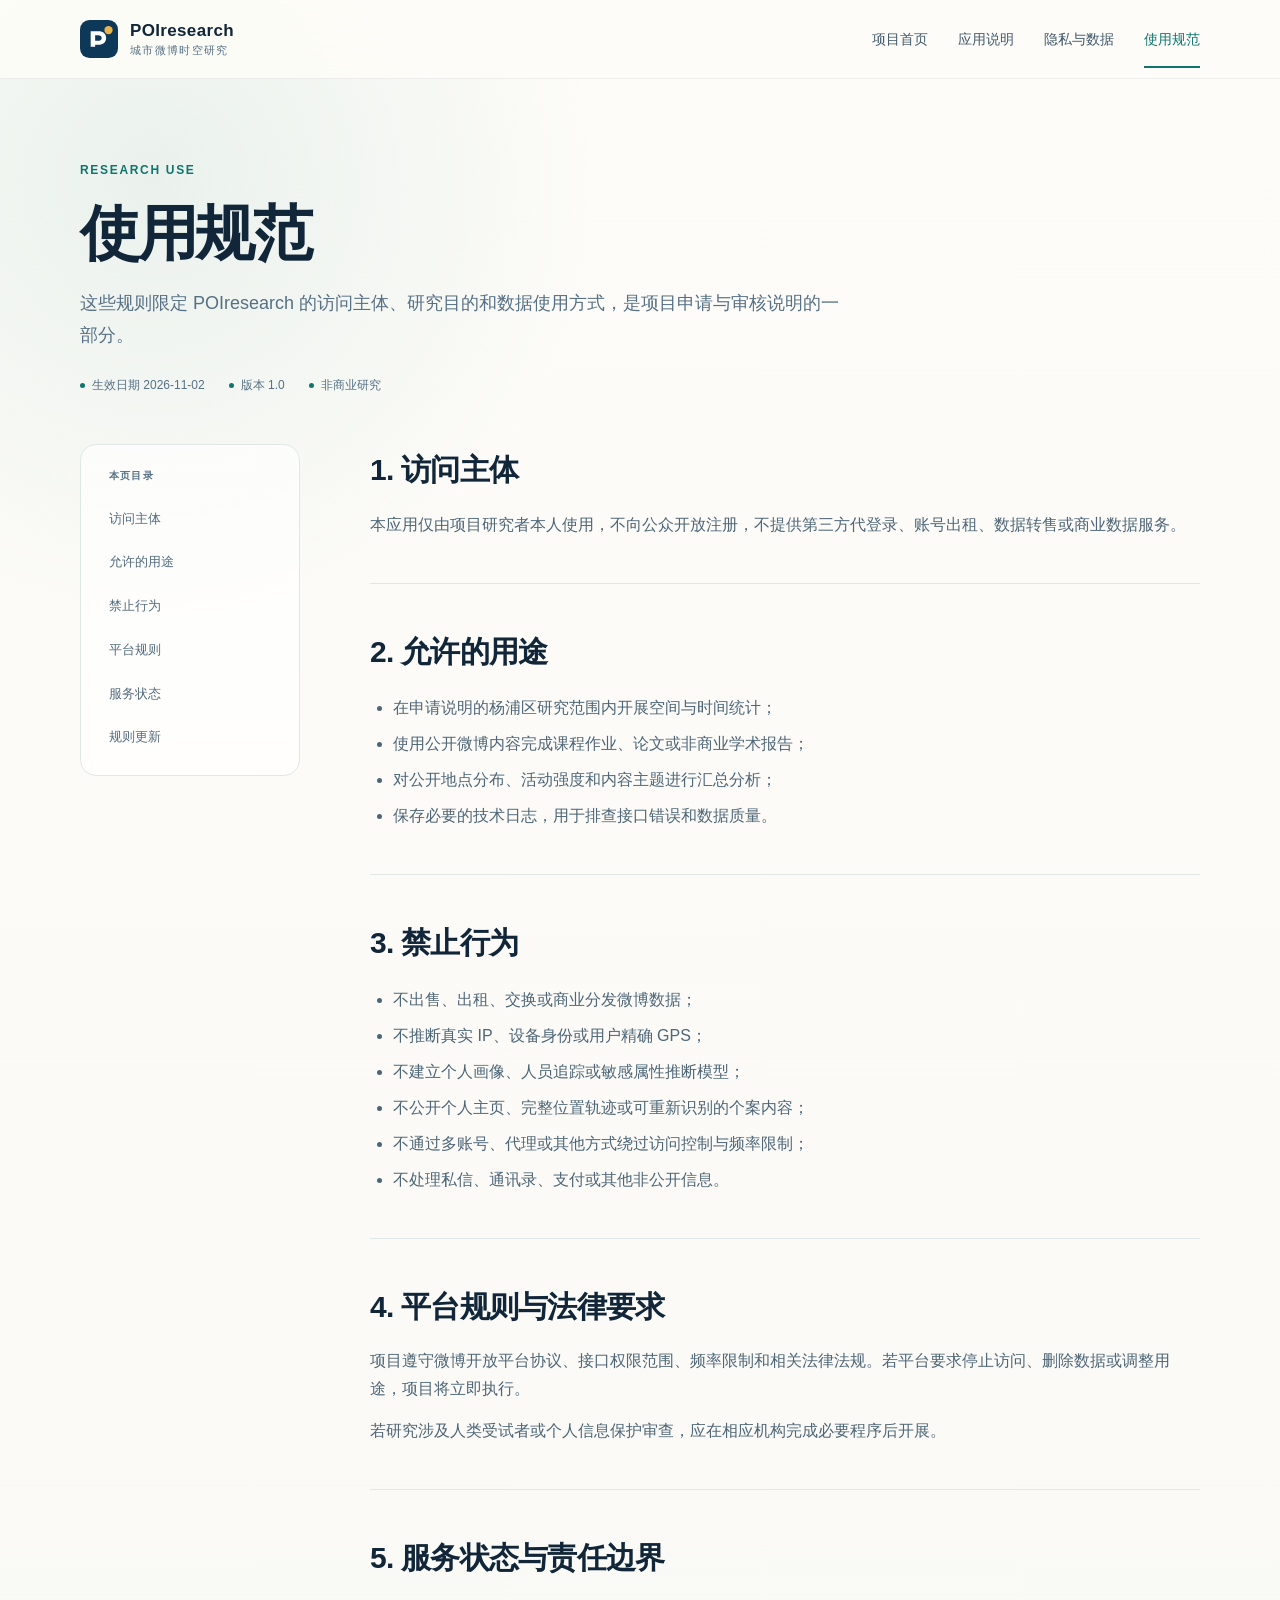
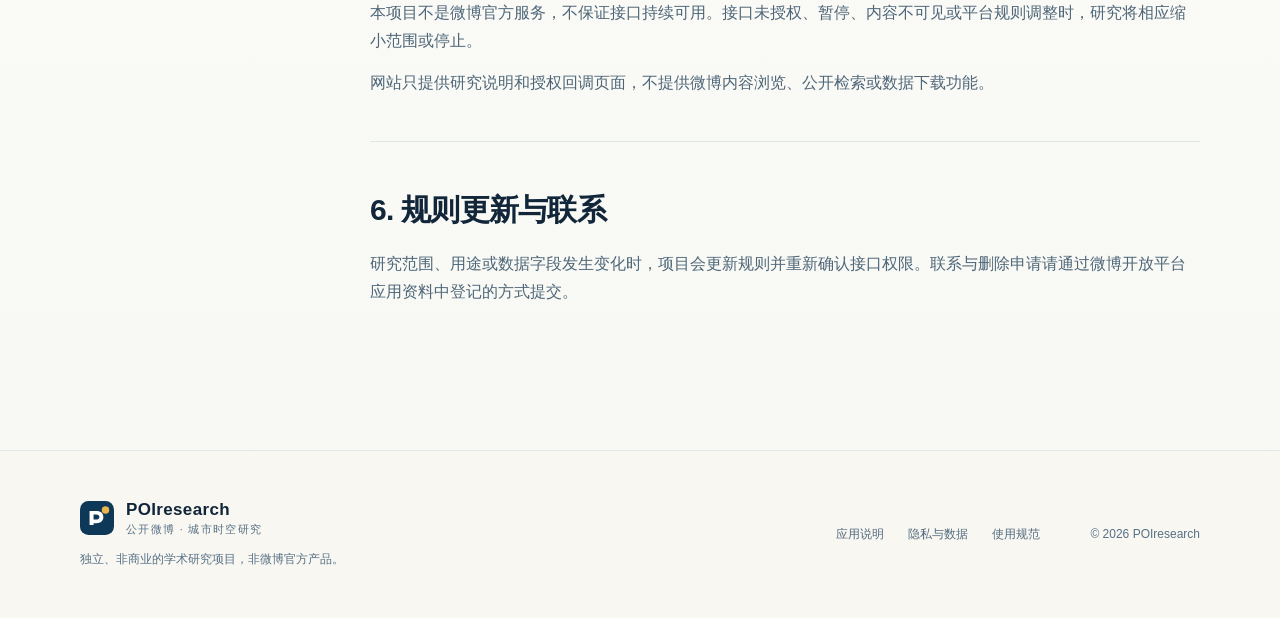
<file: terms.html>
<!doctype html>
<html lang="zh-CN">
<head>
  <meta charset="utf-8">
  <meta name="viewport" content="width=device-width, initial-scale=1">
  <meta name="description" content="POIresearch 的使用规范和研究边界。">
  <meta http-equiv="Content-Security-Policy" content="default-src 'self'; style-src 'self'; script-src 'self'; img-src 'self' data:; connect-src 'none'; base-uri 'none'; form-action 'none'">
  <title>使用规范｜POIresearch</title>
  <link rel="icon" href="assets/favicon.svg" type="image/svg+xml">
  <link rel="stylesheet" href="assets/styles.css">
  <script src="assets/site.js" defer></script>
</head>
<body>
  <a class="skip-link" href="#main">跳到主要内容</a>
  <header class="site-header">
    <div class="container nav-wrap">
      <a class="brand" href="index.html"><img src="assets/favicon.svg" alt="" width="38" height="38"><span><strong>POIresearch</strong><small>城市微博时空研究</small></span></a>
      <button class="nav-toggle" type="button" aria-expanded="false" aria-controls="site-nav"><span></span><span></span><span></span><span class="sr-only">打开导航</span></button>
      <nav id="site-nav" class="site-nav" aria-label="主要导航"><a href="index.html">项目首页</a><a href="docs.html">应用说明</a><a href="privacy.html">隐私与数据</a><a class="active" href="terms.html">使用规范</a></nav>
    </div>
  </header>
  <main id="main">
    <section class="page-hero">
      <div class="container">
        <span class="kicker">RESEARCH USE</span>
        <h1>使用规范</h1>
        <p>这些规则限定 POIresearch 的访问主体、研究目的和数据使用方式，是项目申请与审核说明的一部分。</p>
        <div class="meta-line"><span>生效日期 2026-11-02</span><span>版本 1.0</span><span>非商业研究</span></div>
      </div>
    </section>
    <div class="container document-layout">
      <aside class="document-nav">
        <strong>本页目录</strong>
        <a href="#access">访问主体</a>
        <a href="#allowed">允许的用途</a>
        <a href="#prohibited">禁止行为</a>
        <a href="#platform">平台规则</a>
        <a href="#availability">服务状态</a>
        <a href="#changes">规则更新</a>
      </aside>
      <article class="document">
        <section id="access">
          <h2>1. 访问主体</h2>
          <p>本应用仅由项目研究者本人使用，不向公众开放注册，不提供第三方代登录、账号出租、数据转售或商业数据服务。</p>
        </section>
        <section id="allowed">
          <h2>2. 允许的用途</h2>
          <ul>
            <li>在申请说明的杨浦区研究范围内开展空间与时间统计；</li>
            <li>使用公开微博内容完成课程作业、论文或非商业学术报告；</li>
            <li>对公开地点分布、活动强度和内容主题进行汇总分析；</li>
            <li>保存必要的技术日志，用于排查接口错误和数据质量。</li>
          </ul>
        </section>
        <section id="prohibited">
          <h2>3. 禁止行为</h2>
          <ul>
            <li>不出售、出租、交换或商业分发微博数据；</li>
            <li>不推断真实 IP、设备身份或用户精确 GPS；</li>
            <li>不建立个人画像、人员追踪或敏感属性推断模型；</li>
            <li>不公开个人主页、完整位置轨迹或可重新识别的个案内容；</li>
            <li>不通过多账号、代理或其他方式绕过访问控制与频率限制；</li>
            <li>不处理私信、通讯录、支付或其他非公开信息。</li>
          </ul>
        </section>
        <section id="platform">
          <h2>4. 平台规则与法律要求</h2>
          <p>项目遵守微博开放平台协议、接口权限范围、频率限制和相关法律法规。若平台要求停止访问、删除数据或调整用途，项目将立即执行。</p>
          <p>若研究涉及人类受试者或个人信息保护审查，应在相应机构完成必要程序后开展。</p>
        </section>
        <section id="availability">
          <h2>5. 服务状态与责任边界</h2>
          <p>本项目不是微博官方服务，不保证接口持续可用。接口未授权、暂停、内容不可见或平台规则调整时，研究将相应缩小范围或停止。</p>
          <p>网站只提供研究说明和授权回调页面，不提供微博内容浏览、公开检索或数据下载功能。</p>
        </section>
        <section id="changes">
          <h2>6. 规则更新与联系</h2>
          <p>研究范围、用途或数据字段发生变化时，项目会更新规则并重新确认接口权限。联系与删除申请请通过微博开放平台应用资料中登记的方式提交。</p>
        </section>
      </article>
    </div>
  </main>
  <footer class="site-footer"><div class="container footer-grid"><div><a class="brand footer-brand" href="index.html"><img src="assets/favicon.svg" alt="" width="34" height="34"><span><strong>POIresearch</strong><small>公开微博 · 城市时空研究</small></span></a><p>独立、非商业的学术研究项目，非微博官方产品。</p></div><div class="footer-links"><a href="docs.html">应用说明</a><a href="privacy.html">隐私与数据</a><a href="terms.html">使用规范</a></div><p class="copyright">© <span data-year>2026</span> POIresearch</p></div></footer>
</body>
</html>
</file>
<file: assets/styles.css>
:root {
  --ink: #12263a;
  --muted: #567085;
  --navy: #0d3858;
  --navy-deep: #08263e;
  --teal: #0f766e;
  --teal-soft: #dff5f0;
  --gold: #e9b44c;
  --paper: #fbfaf6;
  --white: #ffffff;
  --line: #dfe7e7;
  --shadow: 0 24px 70px rgba(13, 56, 88, 0.12);
  --radius: 22px;
  --max: 1120px;
}

* { box-sizing: border-box; }
html { scroll-behavior: smooth; }
body {
  margin: 0;
  color: var(--ink);
  background:
    radial-gradient(circle at 12% 8%, rgba(15, 118, 110, 0.08), transparent 28rem),
    linear-gradient(180deg, #fdfcf8 0%, var(--paper) 58%, #f7f8f4 100%);
  font: 16px/1.75 "PingFang SC", "Microsoft YaHei", "Noto Sans CJK SC", sans-serif;
  -webkit-font-smoothing: antialiased;
}
a { color: inherit; }
img { display: block; max-width: 100%; }
p, h1, h2, h3, dl, dd { margin: 0; }
button, input { font: inherit; }
.container { width: min(var(--max), calc(100% - 48px)); margin-inline: auto; }
.sr-only, .skip-link:not(:focus) {
  position: absolute;
  width: 1px;
  height: 1px;
  padding: 0;
  margin: -1px;
  overflow: hidden;
  clip: rect(0, 0, 0, 0);
  white-space: nowrap;
  border: 0;
}
.skip-link {
  position: fixed;
  z-index: 99;
  top: 12px;
  left: 12px;
  padding: 10px 16px;
  border-radius: 8px;
  background: var(--ink);
  color: var(--white);
}
.site-header {
  position: sticky;
  z-index: 20;
  top: 0;
  border-bottom: 1px solid rgba(18, 38, 58, 0.07);
  background: rgba(253, 252, 248, 0.92);
  backdrop-filter: blur(18px);
}
.nav-wrap {
  min-height: 78px;
  display: flex;
  align-items: center;
  justify-content: space-between;
  gap: 28px;
}
.brand {
  display: inline-flex;
  align-items: center;
  gap: 12px;
  text-decoration: none;
}
.brand span { display: grid; line-height: 1.25; }
.brand strong { font-size: 17px; letter-spacing: 0.02em; }
.brand small { margin-top: 3px; color: var(--muted); font-size: 11px; letter-spacing: 0.12em; }
.site-nav { display: flex; align-items: center; gap: 30px; }
.site-nav a {
  position: relative;
  color: #42596b;
  font-size: 14px;
  text-decoration: none;
}
.site-nav a:hover, .site-nav a.active { color: var(--teal); }
.site-nav a.active::after {
  content: "";
  position: absolute;
  right: 0;
  bottom: -17px;
  left: 0;
  height: 2px;
  background: var(--teal);
}
.nav-toggle { display: none; }

.hero { padding: 88px 0 104px; overflow: hidden; }
.hero-grid {
  display: grid;
  grid-template-columns: 1.08fr 0.92fr;
  gap: 72px;
  align-items: center;
}
.eyebrow, .kicker {
  display: inline-flex;
  align-items: center;
  gap: 8px;
  color: var(--teal);
  font-size: 12px;
  font-weight: 700;
  letter-spacing: 0.14em;
}
.eyebrow {
  padding: 7px 12px;
  border: 1px solid #c7e5df;
  border-radius: 999px;
  background: rgba(223, 245, 240, 0.66);
  letter-spacing: 0.08em;
}
.pulse {
  width: 7px;
  height: 7px;
  border-radius: 50%;
  background: var(--teal);
  box-shadow: 0 0 0 5px rgba(15, 118, 110, 0.11);
}
.hero h1 {
  margin-top: 24px;
  font-size: clamp(44px, 6.3vw, 76px);
  line-height: 1.12;
  letter-spacing: -0.045em;
}
.hero h1 em { color: var(--teal); font-style: normal; }
.hero-lead {
  max-width: 650px;
  margin-top: 26px;
  color: #536b7e;
  font-size: 18px;
  line-height: 1.9;
}
.actions { display: flex; flex-wrap: wrap; gap: 12px; margin-top: 32px; }
.button {
  display: inline-flex;
  min-height: 48px;
  align-items: center;
  justify-content: center;
  padding: 0 22px;
  border: 1px solid transparent;
  border-radius: 10px;
  font-size: 14px;
  font-weight: 700;
  text-decoration: none;
  transition: transform 160ms ease, box-shadow 160ms ease, background 160ms ease;
}
.button:hover { transform: translateY(-2px); }
.button.primary {
  color: var(--white);
  background: var(--navy);
  box-shadow: 0 12px 25px rgba(13, 56, 88, 0.2);
}
.button.primary:hover { background: var(--navy-deep); }
.button.secondary { border-color: #cddbd9; background: rgba(255, 255, 255, 0.7); }
.hero-facts {
  display: grid;
  grid-template-columns: repeat(3, 1fr);
  gap: 0;
  margin-top: 48px;
  padding-top: 24px;
  border-top: 1px solid var(--line);
}
.hero-facts div { padding-right: 18px; }
.hero-facts dt { color: var(--muted); font-size: 11px; letter-spacing: 0.08em; }
.hero-facts dd { margin-top: 4px; font-size: 14px; font-weight: 700; }

.hero-panel {
  position: relative;
  padding: 20px;
  border: 1px solid rgba(255, 255, 255, 0.9);
  border-radius: 30px;
  background: rgba(255, 255, 255, 0.72);
  box-shadow: var(--shadow);
}
.hero-panel::before {
  content: "";
  position: absolute;
  z-index: -1;
  inset: 30px -26px -30px 26px;
  border-radius: 34px;
  background: linear-gradient(145deg, rgba(15, 118, 110, 0.13), rgba(233, 180, 76, 0.12));
}
.panel-top {
  display: flex;
  align-items: center;
  justify-content: space-between;
  padding: 2px 4px 16px;
  font-size: 12px;
  font-weight: 700;
  letter-spacing: 0.08em;
  color: var(--muted);
}
.status-chip { padding: 5px 9px; border-radius: 99px; background: #edf3f1; color: var(--teal); font-size: 10px; }
.map-orbit {
  position: relative;
  min-height: 360px;
  overflow: hidden;
  border-radius: 20px;
  background:
    radial-gradient(circle at 75% 24%, rgba(233, 180, 76, 0.3), transparent 7rem),
    linear-gradient(150deg, #0e4565, #0e3752 58%, #08334c);
}
.map-grid {
  position: absolute;
  inset: 0;
  opacity: 0.3;
  background-image:
    linear-gradient(rgba(255,255,255,.15) 1px, transparent 1px),
    linear-gradient(90deg, rgba(255,255,255,.15) 1px, transparent 1px);
  background-size: 38px 38px;
  transform: perspective(360px) rotateX(48deg) scale(1.35) translateY(38px);
  transform-origin: center bottom;
}
.orbit { position: absolute; border: 1px solid rgba(255,255,255,.23); border-radius: 50%; }
.orbit-a { width: 250px; height: 250px; top: 38px; left: 50%; transform: translateX(-50%); }
.orbit-b { width: 158px; height: 158px; top: 84px; left: 50%; transform: translateX(-50%); }
.pin {
  position: absolute;
  width: 10px;
  height: 10px;
  border: 2px solid #fff;
  border-radius: 50%;
  background: var(--gold);
  box-shadow: 0 0 0 8px rgba(233,180,76,.16);
}
.pin-a { top: 120px; left: 33%; }
.pin-b { top: 208px; left: 67%; }
.pin-c { top: 265px; left: 42%; }
.map-label { position: absolute; left: 28px; bottom: 26px; display: grid; color: #fff; }
.map-label small { color: #9fd1cd; font-size: 10px; letter-spacing: .18em; }
.map-label strong { margin-top: 5px; font-size: 31px; letter-spacing: .04em; }
.map-label span { color: #bed1dd; font-size: 11px; letter-spacing: .08em; }
.mini-flow { display: grid; gap: 13px; margin: 20px 4px 4px; padding: 0; list-style: none; }
.mini-flow li { display: flex; align-items: center; gap: 12px; color: #42596b; font-size: 13px; }
.mini-flow span {
  display: grid;
  width: 30px;
  height: 30px;
  place-items: center;
  flex: 0 0 auto;
  border-radius: 8px;
  color: var(--teal);
  background: var(--teal-soft);
  font-size: 10px;
  font-weight: 800;
}

.section { padding: 92px 0; }
.section.tinted { background: #f1f6f3; }
.section-heading { max-width: 720px; margin-bottom: 42px; }
.section-heading h2 { margin-top: 10px; font-size: clamp(30px, 4vw, 46px); line-height: 1.3; letter-spacing: -0.035em; }
.section-heading p { margin-top: 14px; color: var(--muted); font-size: 17px; }
.section-heading.compact { margin-bottom: 0; }
.cards { display: grid; gap: 18px; }
.cards.three { grid-template-columns: repeat(3, 1fr); }
.card {
  min-height: 240px;
  padding: 30px;
  border: 1px solid var(--line);
  border-radius: var(--radius);
  background: rgba(255, 255, 255, 0.74);
  transition: transform 180ms ease, box-shadow 180ms ease;
}
.card:hover { transform: translateY(-4px); box-shadow: 0 20px 45px rgba(13,56,88,.08); }
.card-number { color: var(--teal); font: 700 12px/1 ui-monospace, SFMono-Regular, Consolas, monospace; }
.card h3 { margin-top: 46px; font-size: 21px; }
.card p { margin-top: 12px; color: var(--muted); font-size: 14px; }
.split { display: grid; grid-template-columns: 1.1fr .9fr; gap: 80px; align-items: center; }
.split h2 { margin-top: 10px; font-size: clamp(30px, 4vw, 46px); line-height: 1.3; letter-spacing: -0.035em; }
.body-large { margin-top: 20px; color: var(--muted); font-size: 17px; }
.check-list { display: grid; gap: 12px; margin: 28px 0 0; padding: 0; list-style: none; }
.check-list li { position: relative; padding-left: 28px; color: #354f62; }
.check-list li::before {
  content: "✓";
  position: absolute;
  left: 0;
  top: 1px;
  display: grid;
  width: 18px;
  height: 18px;
  place-items: center;
  border-radius: 50%;
  color: var(--white);
  background: var(--teal);
  font-size: 11px;
  font-weight: 800;
}
.scope-card {
  padding: 34px;
  border-radius: var(--radius);
  color: var(--white);
  background: linear-gradient(150deg, var(--navy), var(--navy-deep));
  box-shadow: 0 24px 55px rgba(13,56,88,.2);
}
.scope-label { color: #8fd3ce; font-size: 11px; font-weight: 700; letter-spacing: .13em; }
.scope-card h3 { margin-top: 13px; font-size: 24px; }
.scope-card > p { margin: 12px 0 26px; color: #c3d5df; font-size: 14px; }
.scope-row { display: flex; justify-content: space-between; gap: 20px; padding: 14px 0; border-top: 1px solid rgba(255,255,255,.13); font-size: 13px; }
.scope-row span { color: #a8c1ce; }
.scope-row strong { text-align: right; }
.process { display: grid; grid-template-columns: repeat(4, 1fr); gap: 18px; margin: 0; padding: 0; list-style: none; }
.process li { position: relative; padding: 28px 24px; border-top: 2px solid #c4ded9; }
.process li > span {
  position: absolute;
  top: -18px;
  left: 0;
  display: grid;
  width: 34px;
  height: 34px;
  place-items: center;
  border-radius: 50%;
  color: var(--white);
  background: var(--teal);
  font-size: 12px;
  font-weight: 800;
}
.process h3 { margin-top: 18px; font-size: 18px; }
.process p { margin-top: 9px; color: var(--muted); font-size: 13px; }
.governance { color: var(--white); background: var(--navy-deep); }
.governance-grid { display: grid; grid-template-columns: 1fr .9fr; gap: 80px; align-items: center; }
.kicker.light { color: #8fd3ce; }
.governance h2 { margin-top: 12px; font-size: clamp(30px, 4vw, 46px); line-height: 1.32; letter-spacing: -.035em; }
.governance p { max-width: 590px; margin-top: 20px; color: #b8ccd8; }
.text-link { display: inline-flex; gap: 8px; margin-top: 26px; font-size: 14px; font-weight: 700; text-decoration: none; }
.text-link.light { color: #9ee0d9; }
.governance-list { display: grid; grid-template-columns: repeat(2, 1fr); gap: 1px; background: rgba(255,255,255,.12); }
.governance-list div { min-height: 130px; padding: 26px; background: #0a304a; }
.governance-list strong { display: block; color: var(--gold); font-size: 20px; }
.governance-list span { display: block; margin-top: 10px; color: #adc3cf; font-size: 13px; }
.faq-grid { display: grid; grid-template-columns: .8fr 1.2fr; gap: 80px; align-items: start; }
.accordion { border-top: 1px solid var(--line); }
.accordion details { border-bottom: 1px solid var(--line); }
.accordion summary {
  position: relative;
  padding: 22px 44px 22px 0;
  cursor: pointer;
  list-style: none;
  font-size: 16px;
  font-weight: 700;
}
.accordion summary::-webkit-details-marker { display: none; }
.accordion summary::after { content: "+"; position: absolute; right: 6px; top: 17px; color: var(--teal); font-size: 24px; font-weight: 400; }
.accordion details[open] summary::after { content: "−"; }
.accordion details p { padding: 0 40px 22px 0; color: var(--muted); font-size: 14px; }

.site-footer { padding: 48px 0; border-top: 1px solid var(--line); background: #f8f7f2; }
.footer-grid { display: grid; grid-template-columns: 1fr auto auto; gap: 50px; align-items: center; }
.footer-brand { margin-bottom: 12px; }
.site-footer p { color: var(--muted); font-size: 12px; }
.footer-links { display: flex; gap: 24px; }
.footer-links a { color: #536b7e; font-size: 12px; text-decoration: none; }
.footer-links a:hover { color: var(--teal); }
.copyright { white-space: nowrap; }

.page-hero { padding: 76px 0 48px; }
.page-hero h1 { max-width: 850px; margin-top: 15px; font-size: clamp(38px, 5vw, 60px); line-height: 1.2; letter-spacing: -.04em; }
.page-hero p { max-width: 760px; margin-top: 18px; color: var(--muted); font-size: 18px; }
.document-layout { display: grid; grid-template-columns: 220px minmax(0, 1fr); gap: 70px; padding-bottom: 100px; }
.document-nav { position: sticky; top: 110px; align-self: start; display: grid; gap: 5px; padding: 18px; border: 1px solid var(--line); border-radius: 16px; background: rgba(255,255,255,.66); }
.document-nav strong { padding: 4px 10px 10px; color: var(--muted); font-size: 10px; letter-spacing: .12em; }
.document-nav a { padding: 8px 10px; border-radius: 8px; color: #536b7e; font-size: 13px; text-decoration: none; }
.document-nav a:hover { color: var(--teal); background: var(--teal-soft); }
.document { min-width: 0; }
.document section { padding: 0 0 44px; }
.document section + section { padding-top: 42px; border-top: 1px solid var(--line); }
.document h2 { font-size: 30px; letter-spacing: -.025em; }
.document h3 { margin-top: 28px; font-size: 18px; }
.document p { margin-top: 14px; color: #4e6678; }
.document ul, .document ol { margin: 16px 0 0; padding-left: 23px; color: #4e6678; }
.document li + li { margin-top: 8px; }
.notice { margin: 24px 0; padding: 20px 22px; border: 1px solid #ead49b; border-radius: 14px; background: #fff9e8; color: #6c5623; font-size: 14px; }
.notice strong { color: #5d4511; }
.data-table { width: 100%; margin-top: 22px; border-collapse: collapse; font-size: 14px; }
.data-table th, .data-table td { padding: 14px 16px; border-bottom: 1px solid var(--line); text-align: left; vertical-align: top; }
.data-table th { color: var(--muted); background: #f4f7f5; font-size: 12px; letter-spacing: .04em; }
.meta-line { display: flex; flex-wrap: wrap; gap: 10px 24px; margin-top: 24px; color: var(--muted); font-size: 12px; }
.meta-line span { display: inline-flex; align-items: center; gap: 7px; }
.meta-line span::before { content: ""; width: 5px; height: 5px; border-radius: 50%; background: var(--teal); }

.callback-page { min-height: 100vh; display: grid; place-items: center; padding: 32px 20px; }
.callback-card { width: min(620px, 100%); padding: 44px; border: 1px solid var(--line); border-radius: 24px; background: rgba(255,255,255,.92); box-shadow: var(--shadow); }
.callback-icon { display: grid; width: 52px; height: 52px; place-items: center; border-radius: 50%; color: var(--white); background: var(--teal); font-size: 24px; }
.callback-card h1 { margin-top: 24px; font-size: 34px; }
.callback-card p { margin-top: 14px; color: var(--muted); }
.callback-result { margin-top: 28px; padding: 18px; border: 1px solid var(--line); border-radius: 14px; background: #f7faf8; }
.callback-result strong { display: block; margin-bottom: 8px; font-size: 13px; }
.callback-result code { display: block; overflow-wrap: anywhere; color: #314a5d; font: 12px/1.7 ui-monospace, SFMono-Regular, Consolas, monospace; }
.callback-actions { display: flex; flex-wrap: wrap; gap: 10px; margin-top: 20px; }
.callback-actions button { border: 0; cursor: pointer; }
.callback-note { margin-top: 20px; font-size: 12px; }

@media (max-width: 920px) {
  .hero-grid, .split, .governance-grid, .faq-grid { grid-template-columns: 1fr; gap: 52px; }
  .hero { padding-top: 62px; }
  .hero-panel { max-width: 580px; }
  .cards.three { grid-template-columns: 1fr; }
  .card { min-height: 0; }
  .card h3 { margin-top: 28px; }
  .process { grid-template-columns: repeat(2, 1fr); }
  .document-layout { grid-template-columns: 1fr; gap: 32px; }
  .document-nav { position: static; display: flex; flex-wrap: wrap; }
  .document-nav strong { width: 100%; }
  .footer-grid { grid-template-columns: 1fr; gap: 26px; }
}

@media (max-width: 720px) {
  .container { width: min(100% - 32px, var(--max)); }
  .nav-wrap { min-height: 68px; }
  .nav-toggle {
    display: grid;
    gap: 5px;
    width: 42px;
    height: 42px;
    place-content: center;
    border: 1px solid var(--line);
    border-radius: 9px;
    background: rgba(255,255,255,.75);
  }
  .nav-toggle span:not(.sr-only) { display: block; width: 18px; height: 1.5px; background: var(--ink); }
  .site-nav {
    position: absolute;
    top: 67px;
    right: 16px;
    left: 16px;
    display: none;
    padding: 14px;
    border: 1px solid var(--line);
    border-radius: 14px;
    background: #fff;
    box-shadow: 0 18px 45px rgba(13,56,88,.14);
  }
  .site-nav.open { display: grid; gap: 2px; }
  .site-nav a { padding: 11px 12px; border-radius: 8px; }
  .site-nav a.active::after { display: none; }
  .site-nav a.active { background: var(--teal-soft); }
  .hero { padding: 48px 0 70px; }
  .hero h1 { font-size: clamp(38px, 12vw, 56px); }
  .hero-lead { font-size: 16px; }
  .hero-facts { grid-template-columns: 1fr; gap: 16px; }
  .map-orbit { min-height: 300px; }
  .section { padding: 68px 0; }
  .section-heading { margin-bottom: 30px; }
  .process, .governance-list { grid-template-columns: 1fr; }
  .governance-list div { min-height: 0; }
  .page-hero { padding: 54px 0 34px; }
  .document { font-size: 15px; }
  .data-table { display: block; overflow-x: auto; }
  .callback-card { padding: 28px 22px; }
  .callback-card h1 { font-size: 28px; }
}
</file>
